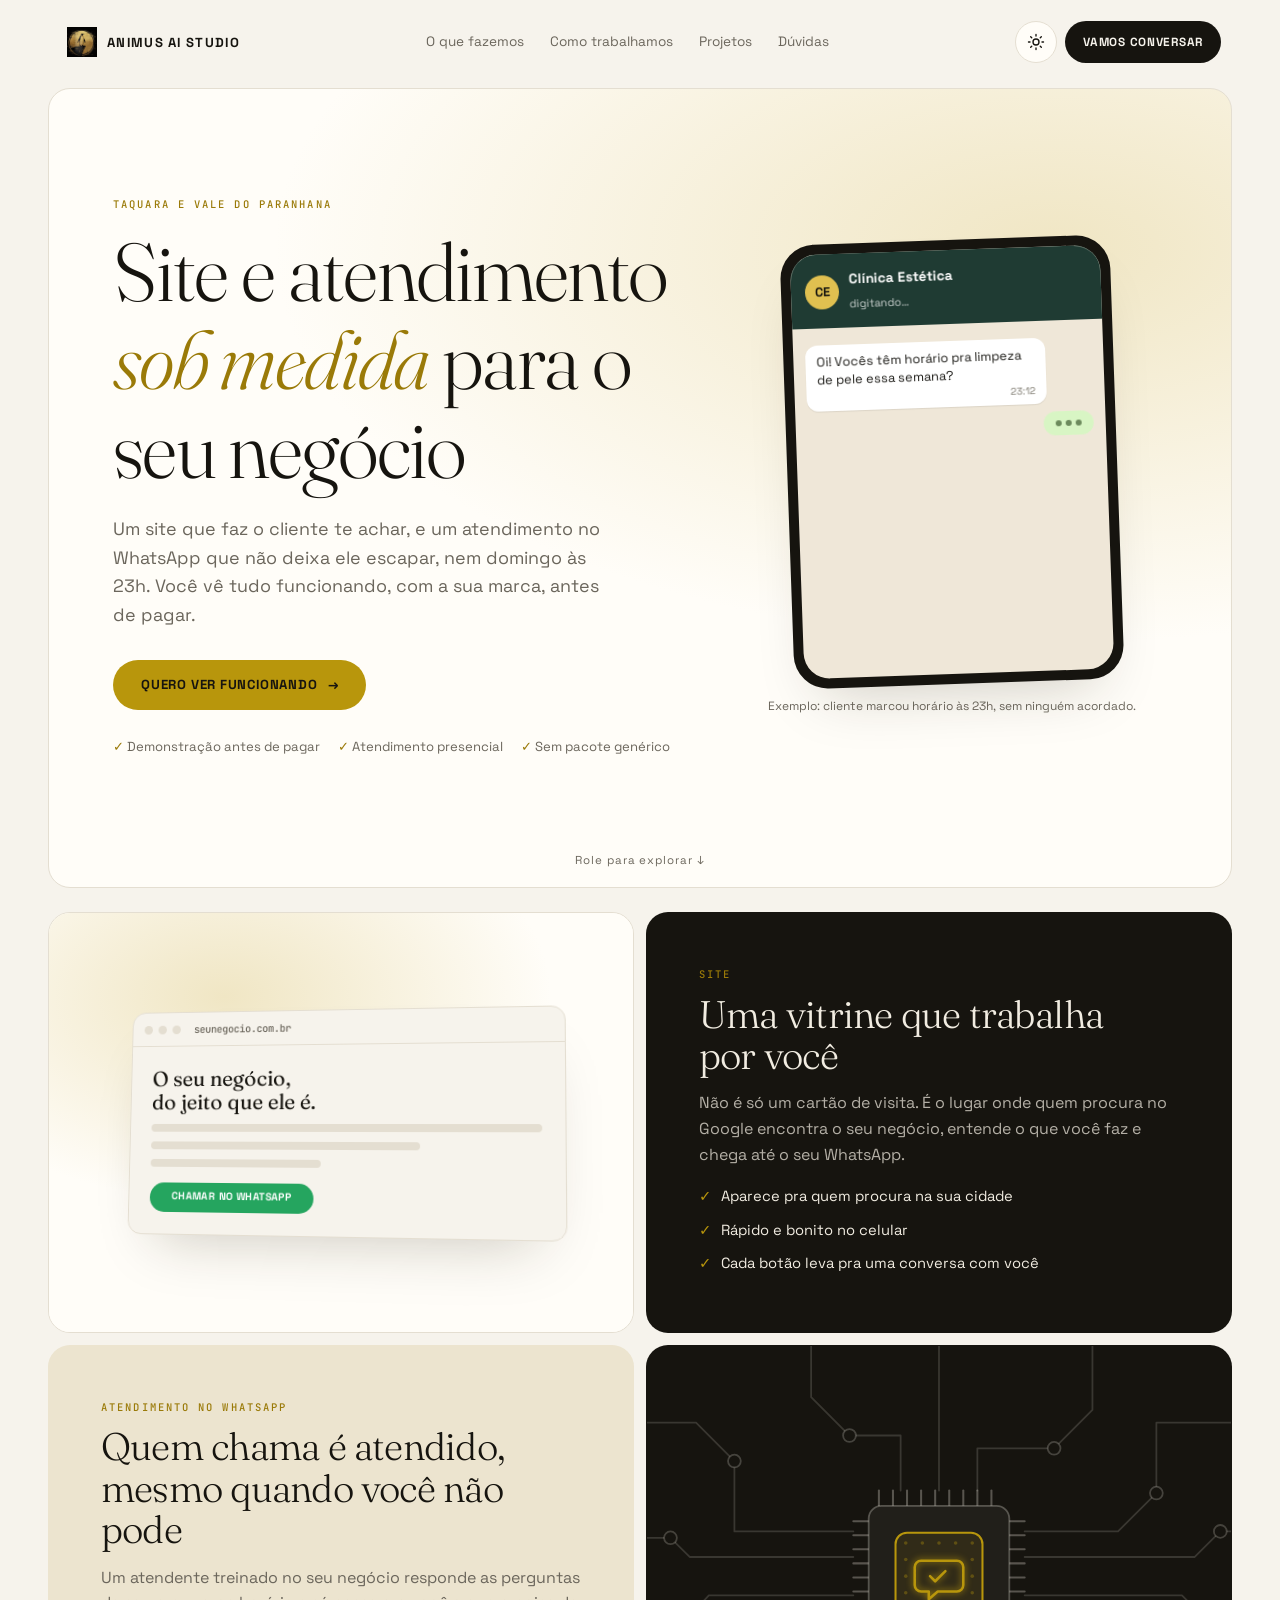
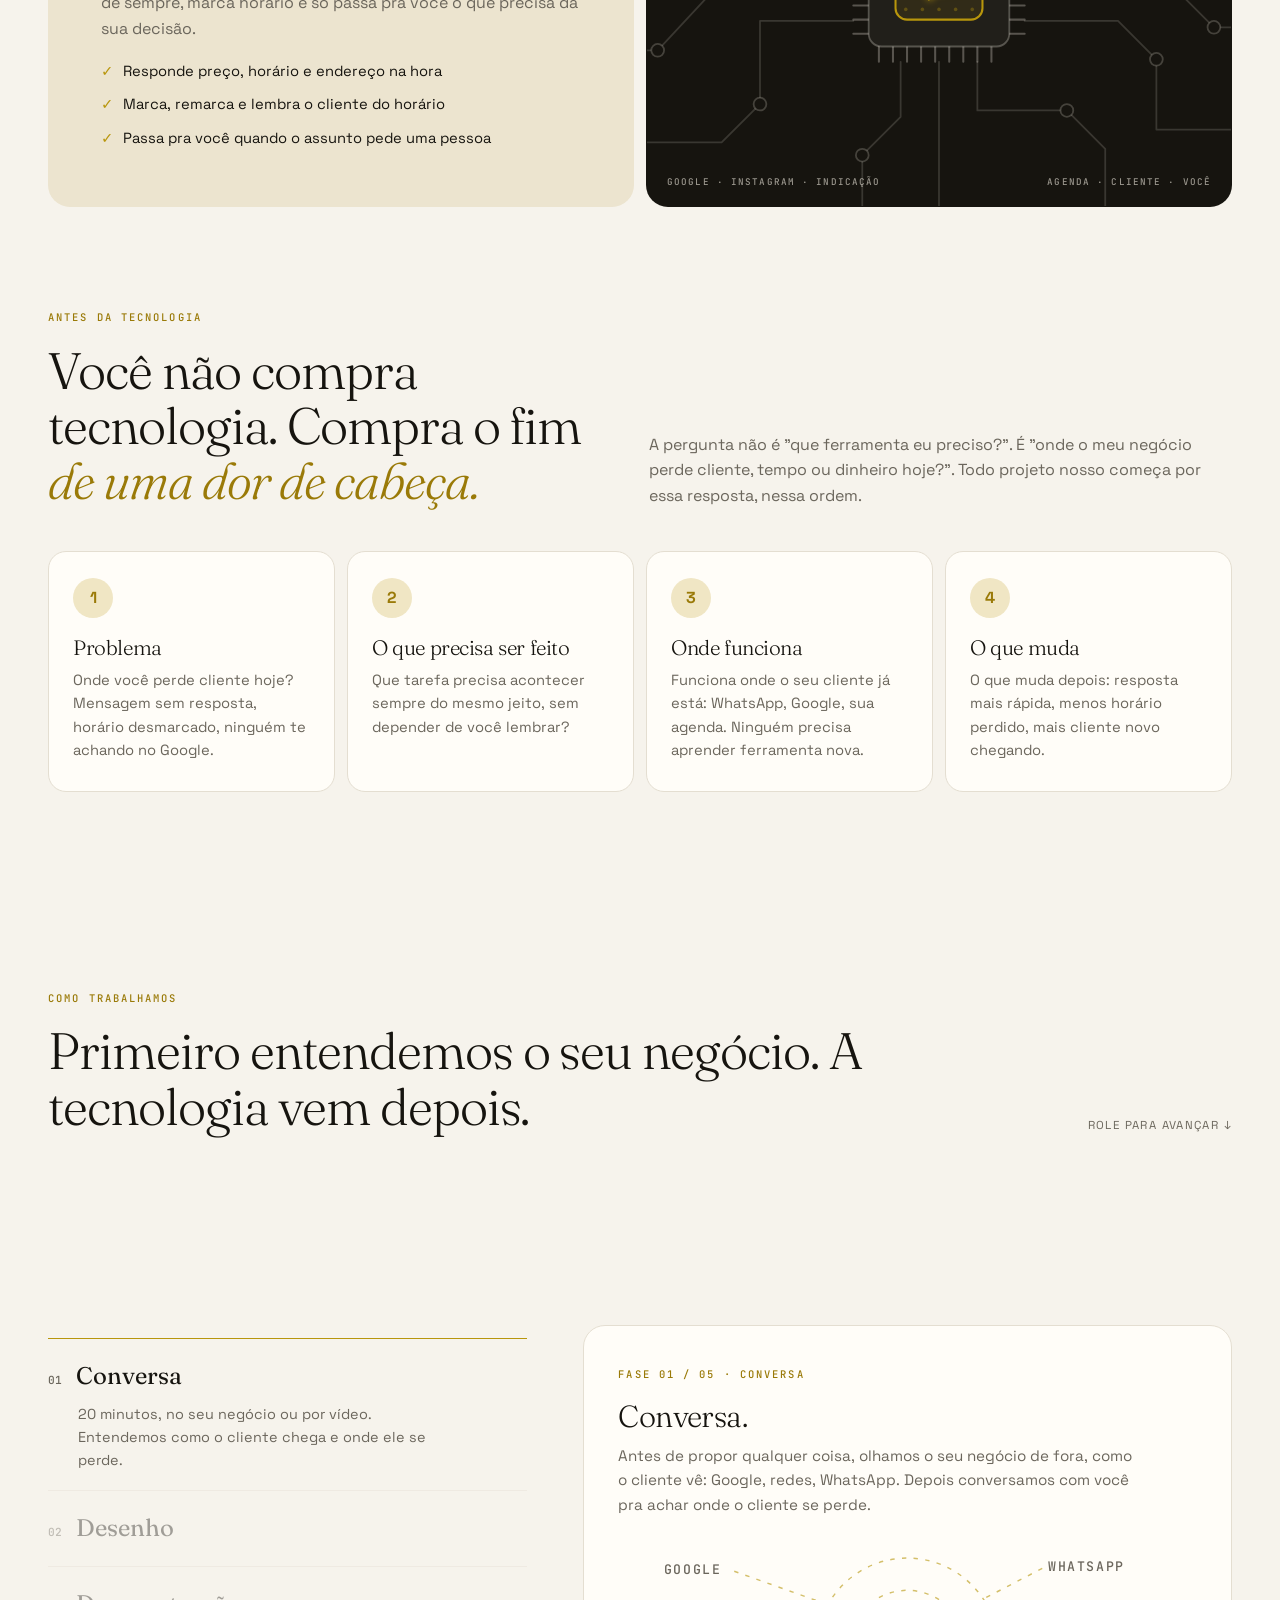
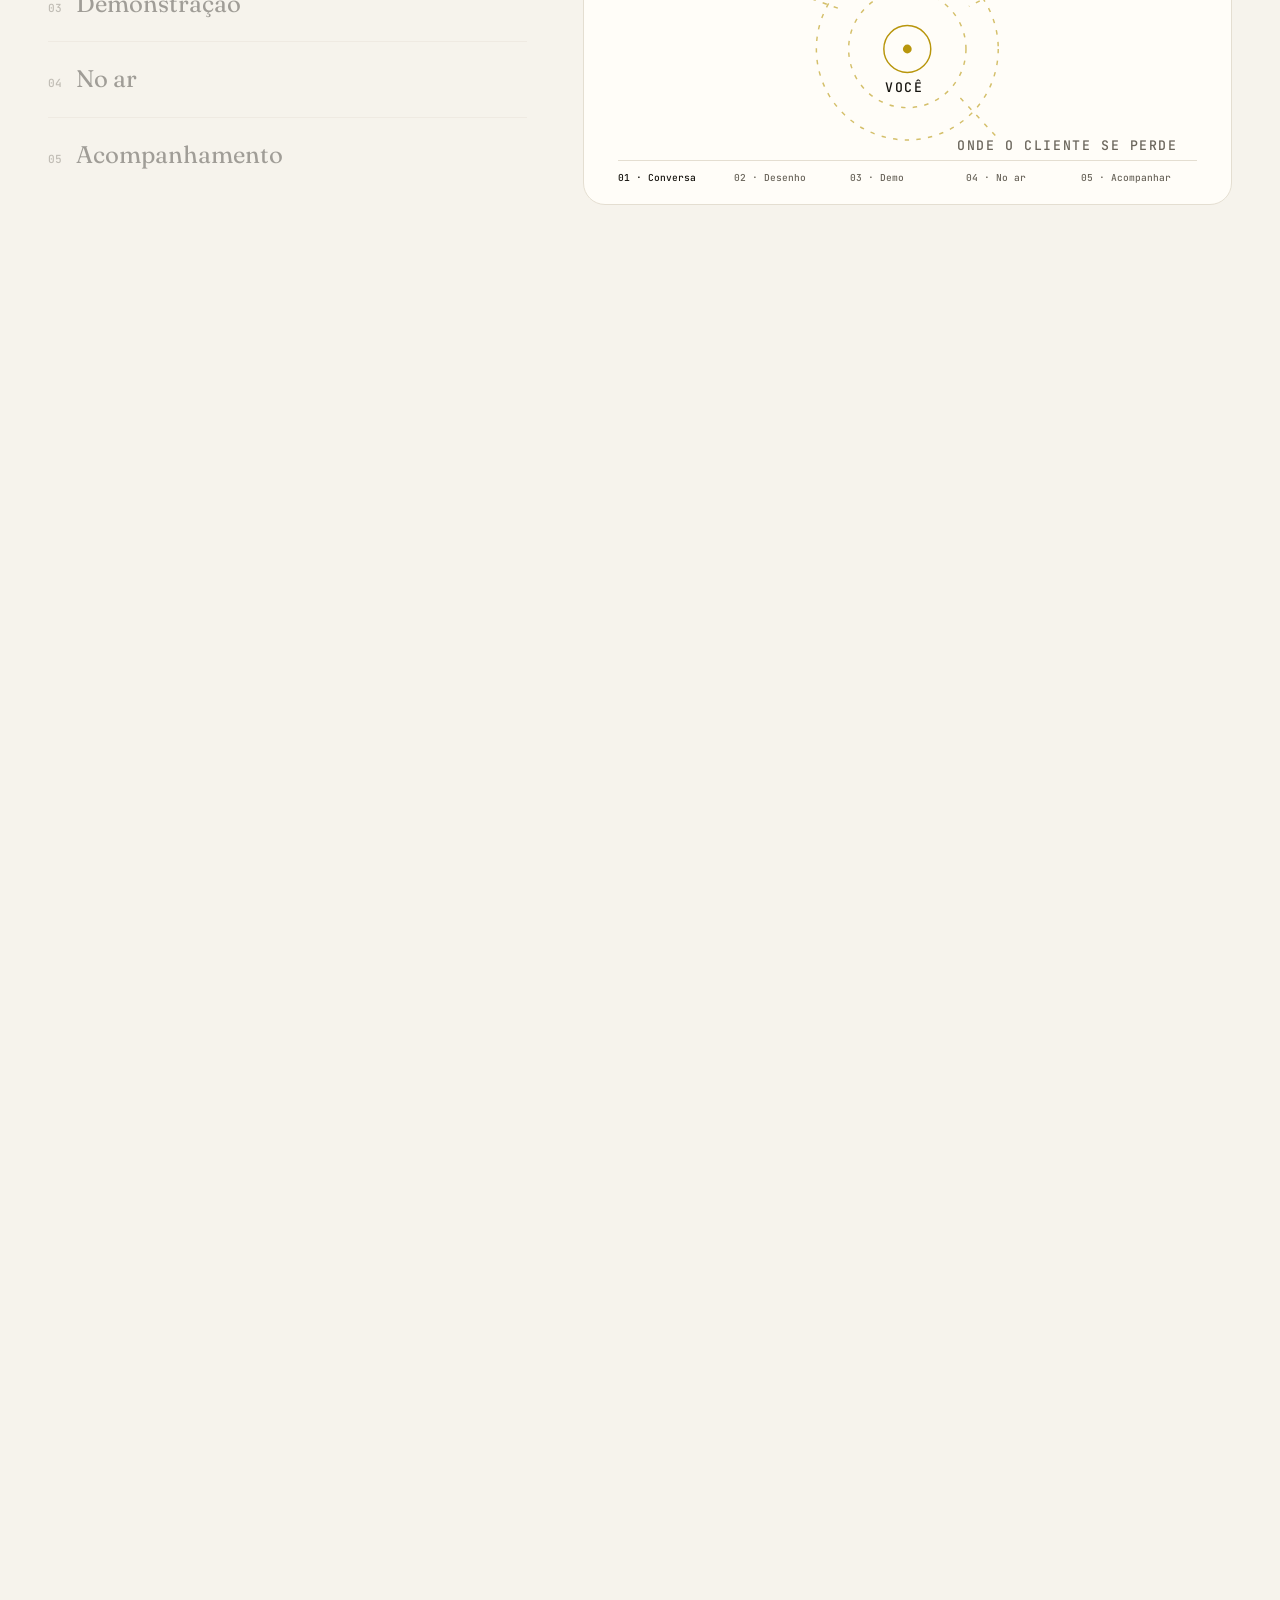
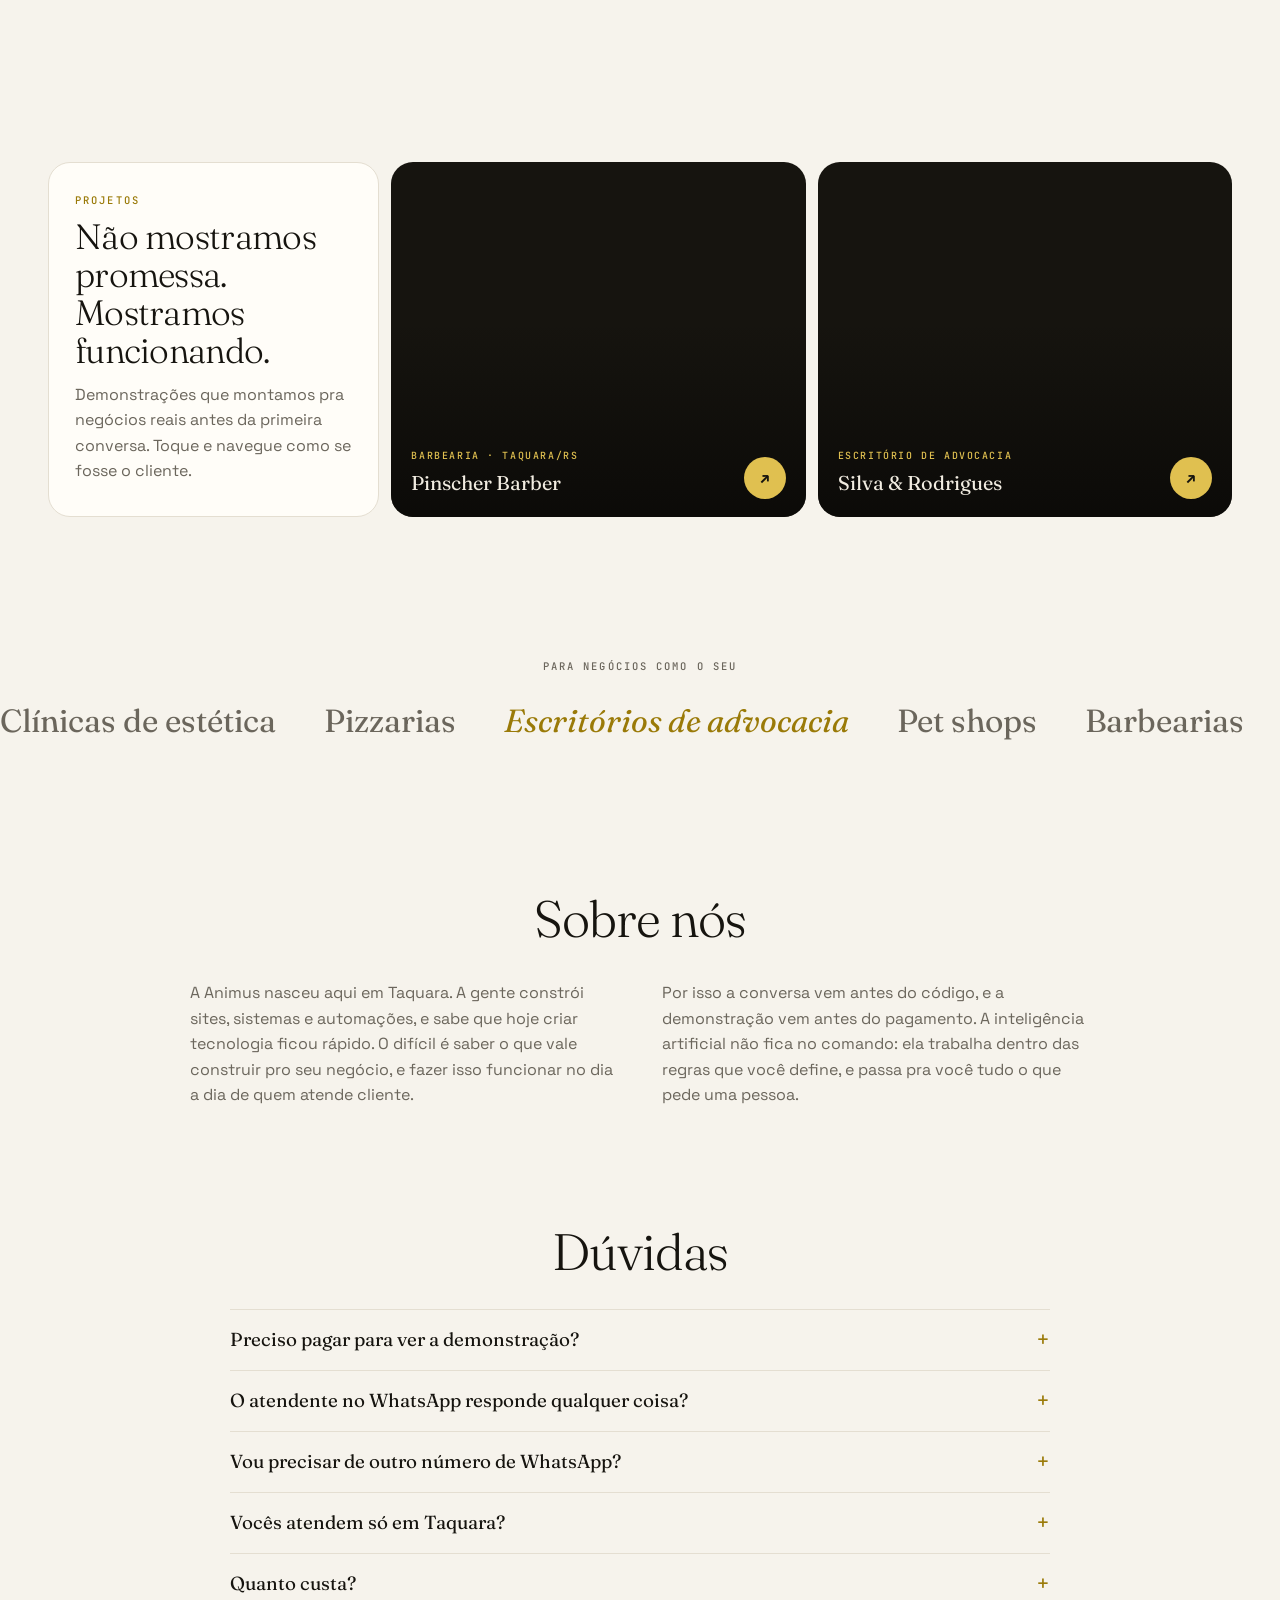
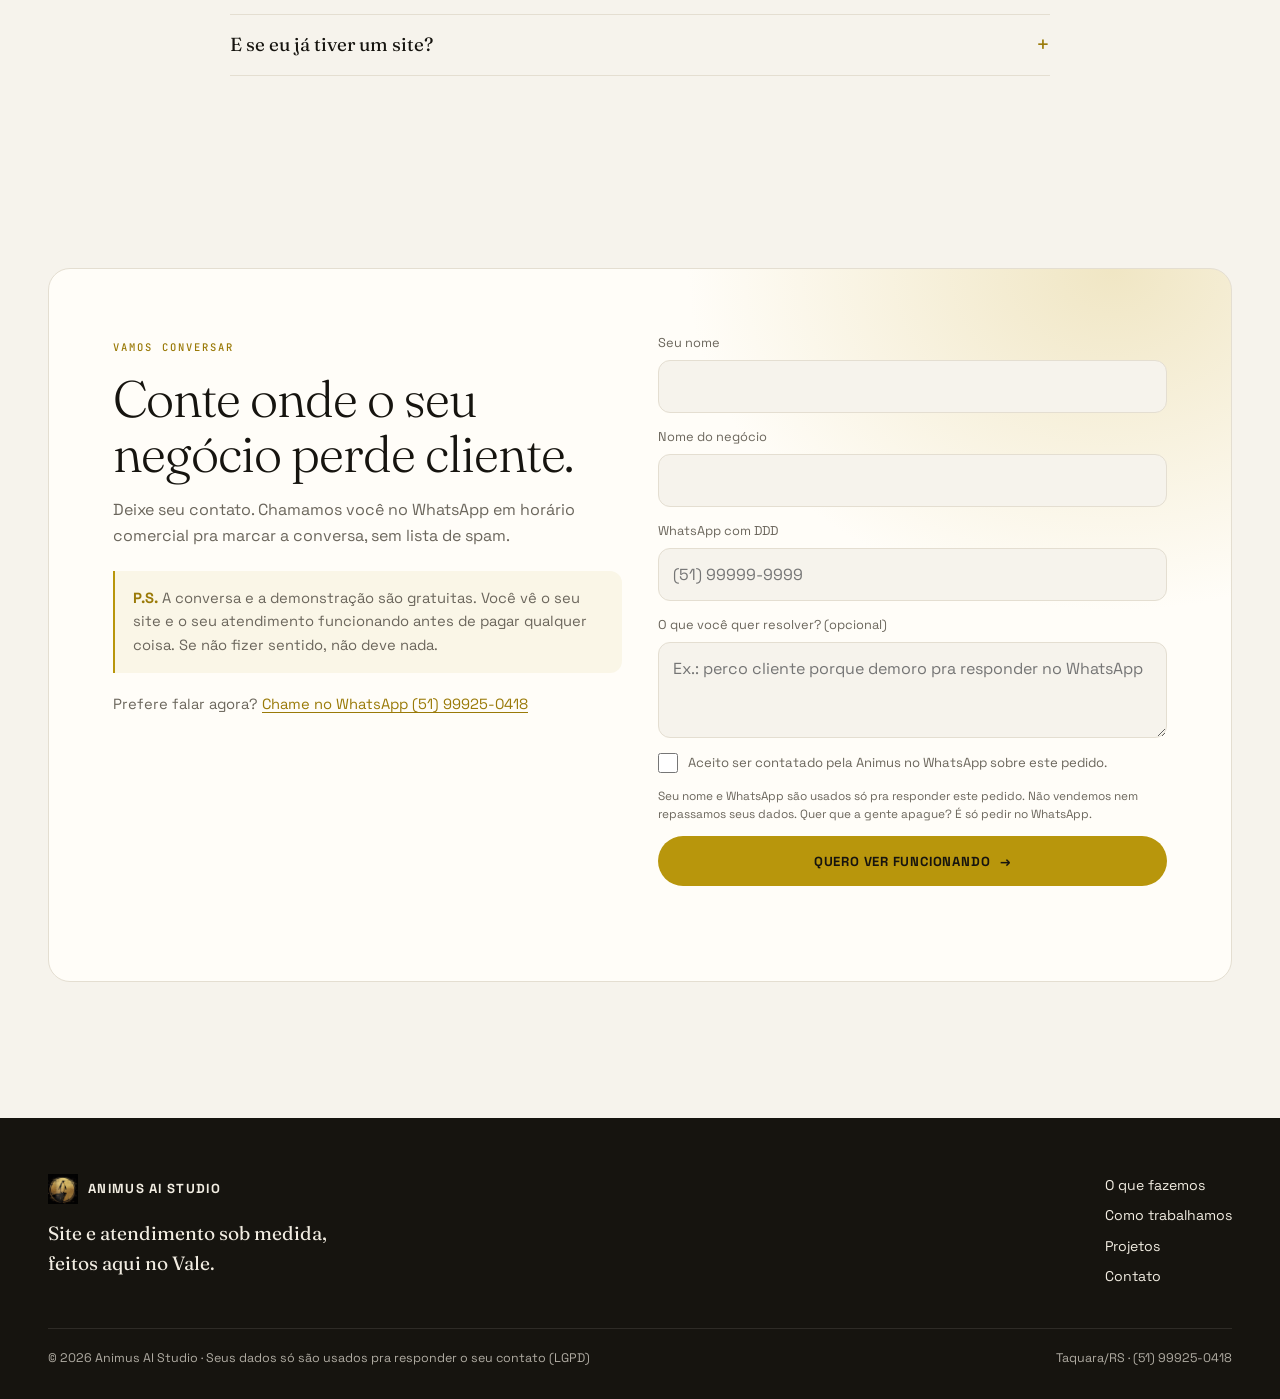
<file: preview-v3.html>
<!doctype html>
<html lang="pt-BR">
<head>
<meta charset="utf-8">
<meta name="viewport" content="width=device-width, initial-scale=1">
<title>Animus AI Studio — Sites e atendimento no WhatsApp sob medida</title>
<meta name="description" content="Site e atendimento no WhatsApp feitos sob medida para o seu negócio. Você vê a demonstração funcionando antes de pagar. Atendimento presencial em Taquara e no Vale do Paranhana.">
<meta name="geo.region" content="BR-RS">
<meta name="geo.placename" content="Taquara, Vale do Paranhana">
<meta name="robots" content="noindex">
<meta property="og:type" content="website">
<meta property="og:title" content="Animus AI Studio — Site e atendimento no WhatsApp sob medida">
<meta property="og:description" content="Você vê a demonstração funcionando antes de pagar. Atendimento presencial em Taquara e no Vale do Paranhana.">
<meta property="og:image" content="https://animusai.com.br/assets/og-animus.jpg">
<meta property="og:url" content="https://animusai.com.br/">
<meta name="twitter:card" content="summary_large_image">
<meta name="twitter:image" content="https://animusai.com.br/assets/og-animus.jpg">
<link rel="icon" href="assets/penguin_logo_icon.png">
<script type="application/ld+json">
{
  "@context": "https://schema.org",
  "@type": "ProfessionalService",
  "name": "Animus AI Studio",
  "url": "https://animusai.com.br/",
  "logo": "https://animusai.com.br/assets/penguin_logo_final.png",
  "image": "https://animusai.com.br/assets/og-animus.jpg",
  "description": "Site e atendimento no WhatsApp feitos sob medida para pequenos negócios. Demonstração funcionando antes de pagar.",
  "telephone": "+55-51-99925-0418",
  "address": { "@type": "PostalAddress", "addressLocality": "Taquara", "addressRegion": "RS", "addressCountry": "BR" },
  "areaServed": [{ "@type": "City", "name": "Taquara" }, { "@type": "City", "name": "Parobé" }, { "@type": "City", "name": "Igrejinha" }, { "@type": "City", "name": "Três Coroas" }, { "@type": "City", "name": "Rolante" }, { "@type": "City", "name": "Riozinho" }],
  "knowsLanguage": "pt-BR",
  "priceRange": "$$"
}
</script>
<link rel="preconnect" href="https://fonts.googleapis.com">
<link rel="preconnect" href="https://fonts.gstatic.com" crossorigin>
<link href="https://fonts.googleapis.com/css2?family=Fraunces:ital,opsz,wght@0,9..144,300;0,9..144,400;1,9..144,300;1,9..144,400&family=Space+Grotesk:wght@400;500;700&family=JetBrains+Mono:wght@500&display=swap" rel="stylesheet">
<script>
  // Tema antes do primeiro paint (evita piscar). Escolha salva > preferência do sistema.
  (function () {
    var t = null;
    try { t = localStorage.getItem("animus-tema"); } catch (e) {}
    if (t === "claro" || t === "escuro") document.documentElement.setAttribute("data-tema", t);
  })();
</script>
<style>
  :root {
    --fundo: #f6f3ec; --papel: #fffdf8; --tinta: #16140f; --suave: #6b665c; --linha: #e4ded1;
    --ouro: #9a7a08; --ouro-vivo: #b8960c; --ouro-fundo: #f0e6c4;
    --painel-escuro: #16140f; --painel-escuro-tx: #f1ece1; --painel-claro: #ece4cf;
    --sombra: 0 30px 60px -30px rgba(40, 32, 10, .25);
    --gutter: 16px; --max: 1240px; --raio: 22px;
  }
  @media (prefers-color-scheme: dark) {
    :root:not([data-tema="claro"]) {
      --fundo: #0b0a08; --papel: #141310; --tinta: #efe9dc; --suave: #9e978a; --linha: #2a2721;
      --ouro: #d4b23a; --ouro-vivo: #e0c050; --ouro-fundo: #2a2410;
      --painel-escuro: #1b1915; --painel-escuro-tx: #efe9dc; --painel-claro: #221f18;
      --sombra: 0 30px 60px -30px rgba(0, 0, 0, .8);
    }
  }
  :root[data-tema="escuro"] {
    --fundo: #0b0a08; --papel: #141310; --tinta: #efe9dc; --suave: #9e978a; --linha: #2a2721;
    --ouro: #d4b23a; --ouro-vivo: #e0c050; --ouro-fundo: #2a2410;
    --painel-escuro: #1b1915; --painel-escuro-tx: #efe9dc; --painel-claro: #221f18;
    --sombra: 0 30px 60px -30px rgba(0, 0, 0, .8);
  }
  @media (min-width: 720px) { :root { --gutter: 32px; } }
  @media (min-width: 1100px) { :root { --gutter: 48px; } }

  * { box-sizing: border-box; margin: 0; padding: 0; }
  html { scroll-behavior: smooth; }
  body { background: var(--fundo); color: var(--tinta); font: 400 1rem/1.6 "Space Grotesk", system-ui, sans-serif; -webkit-font-smoothing: antialiased; overflow-x: hidden; transition: background .4s, color .4s; }
  a { color: inherit; text-decoration: none; }
  img { display: block; max-width: 100%; }
  .wrap { width: 100%; max-width: calc(var(--max) + var(--gutter) * 2); margin: 0 auto; padding: 0 var(--gutter); }
  .rotulo { font: 500 10.5px/1 "JetBrains Mono", monospace; letter-spacing: .2em; text-transform: uppercase; color: var(--ouro); }
  h1, h2, h3 { font-family: "Fraunces", Georgia, serif; font-weight: 300; letter-spacing: -.02em; line-height: 1.08; }
  h2 { font-size: clamp(1.9rem, 4.4vw, 3.2rem); }
  h2 em { font-style: italic; color: var(--ouro); }
  h3 { font-size: clamp(1.3rem, 2.2vw, 1.7rem); line-height: 1.2; }
  p { color: var(--suave); }
  section { padding: 96px 0; }
  @media (max-width: 720px) { section { padding: 72px 0; } }

  /* botões */
  .btn { display: inline-flex; align-items: center; justify-content: center; gap: 10px; min-height: 50px; padding: 0 28px; border-radius: 100px; border: 0; cursor: pointer; font: 700 .82rem/1 "Space Grotesk", sans-serif; letter-spacing: .06em; text-transform: uppercase; transition: transform .3s, background .3s, color .3s, box-shadow .3s; }
  .btn-cheio { background: var(--tinta); color: var(--fundo); }
  .btn-cheio:hover { transform: translateY(-2px); box-shadow: var(--sombra); }
  .btn-ouro { background: var(--ouro-vivo); color: #16140f; }
  .btn-ouro:hover { transform: translateY(-2px); box-shadow: 0 16px 40px -14px rgba(184, 150, 12, .7); }
  .btn .seta { transition: transform .3s; }
  .btn:hover .seta { transform: translateX(4px); }

  /* nav */
  #nav { position: fixed; inset: 12px 0 auto; z-index: 50; pointer-events: none; }
  #nav .barra { pointer-events: auto; display: flex; align-items: center; justify-content: space-between; gap: 12px; height: 60px; padding: 0 10px 0 18px; border-radius: 100px; border: 1px solid transparent; transition: background .4s, border-color .4s; }
  #nav.rolou .barra { background: color-mix(in srgb, var(--papel) 82%, transparent); backdrop-filter: blur(14px); -webkit-backdrop-filter: blur(14px); border-color: var(--linha); }
  .marca { display: flex; align-items: center; gap: 10px; font-weight: 700; font-size: .82rem; letter-spacing: .1em; }
  .marca img { width: 30px; height: 30px; }
  .links { display: none; gap: 26px; font-size: .85rem; color: var(--suave); }
  .links a:hover { color: var(--tinta); }
  @media (min-width: 900px) { .links { display: flex; } }
  .acoes-nav { display: flex; align-items: center; gap: 8px; }
  .acoes-nav .btn { min-height: 42px; padding: 0 18px; font-size: .74rem; }
  .tema { width: 42px; height: 42px; border-radius: 50%; border: 1px solid var(--linha); background: var(--papel); color: var(--tinta); cursor: pointer; display: grid; place-items: center; transition: transform .4s; }
  .tema:hover { transform: rotate(25deg); }
  .tema svg { width: 18px; height: 18px; }
  .tema .lua { display: none; }
  :root[data-tema="escuro"] .tema .sol { display: none; }
  :root[data-tema="escuro"] .tema .lua { display: block; }
  @media (prefers-color-scheme: dark) {
    :root:not([data-tema="claro"]) .tema .sol { display: none; }
    :root:not([data-tema="claro"]) .tema .lua { display: block; }
  }
  @media (max-width: 480px) { .marca span { display: none; } .acoes-nav .btn { padding: 0 14px; } }

  /* hero */
  .hero { padding: 88px 0 12px; }
  .moldura { position: relative; border-radius: var(--raio); overflow: hidden; min-height: calc(100svh - 100px); display: grid; align-items: center; background: radial-gradient(120% 90% at 85% 20%, var(--ouro-fundo) 0%, transparent 55%), var(--papel); border: 1px solid var(--linha); }
  .hero .conteudo { position: relative; z-index: 2; display: grid; gap: 40px; padding: 48px 22px 72px; }
  @media (min-width: 980px) { .hero .conteudo { grid-template-columns: 1.15fr .85fr; align-items: center; padding: 64px 64px 84px; } }
  .hero h1 { font-size: clamp(2.5rem, 6.4vw, 5.4rem); margin: 18px 0 22px; }
  .hero h1 em { font-style: italic; color: var(--ouro); }
  .hero .lead { font-size: clamp(1rem, 1.5vw, 1.12rem); max-width: 46ch; margin-bottom: 30px; }
  .garantias { display: flex; flex-wrap: wrap; gap: 8px 18px; margin-top: 26px; font-size: .82rem; color: var(--suave); }
  .garantias span::before { content: "✓ "; color: var(--ouro); font-weight: 700; }
  .rolar { position: absolute; bottom: 18px; left: 50%; transform: translateX(-50%); z-index: 2; font-size: .72rem; color: var(--suave); letter-spacing: .08em; white-space: nowrap; }
  .rolar i { display: inline-block; animation: desce 1.8s ease-in-out infinite; font-style: normal; }
  @keyframes desce { 50% { transform: translateY(4px); } }

  /* chat animado no hero: mostra o produto em vez de descrever */
  .celular { margin: 0 auto; width: min(100%, 330px); border-radius: 34px; padding: 10px; background: var(--tinta); box-shadow: var(--sombra); transform: rotate(-2deg); animation: flutua 7s ease-in-out infinite; }
  @keyframes flutua { 50% { transform: rotate(-2deg) translateY(-10px); } }
  .tela { border-radius: 26px; overflow: hidden; background: #efe7d8; }
  .topo-chat { display: flex; align-items: center; gap: 10px; padding: 14px 14px 12px; background: #1f3b33; color: #fff; }
  .topo-chat .av { width: 34px; height: 34px; border-radius: 50%; background: #e0c050; display: grid; place-items: center; font-weight: 700; color: #16140f; font-size: .8rem; }
  .topo-chat b { display: block; font-size: .86rem; }
  .topo-chat small { font-size: .7rem; opacity: .75; }
  .conversa { height: 350px; padding: 14px 12px; display: flex; flex-direction: column; justify-content: flex-end; gap: 8px; overflow: hidden; }
  .msg { max-width: 84%; padding: 8px 11px 6px; border-radius: 12px; font-size: .8rem; line-height: 1.4; color: #1c1b17; background: #fff; box-shadow: 0 1px 1px rgba(0,0,0,.08); opacity: 0; transform: translateY(8px) scale(.98); transition: opacity .45s, transform .45s; }
  .msg.eu { align-self: flex-end; background: #d8f5c4; }
  .msg.on { opacity: 1; transform: none; }
  .msg time { display: block; text-align: right; font-size: .62rem; color: #7b776c; margin-top: 2px; }
  .digitando { align-self: flex-end; background: #d8f5c4; border-radius: 12px; padding: 9px 12px; display: none; gap: 4px; }
  .digitando.on { display: flex; }
  .digitando i { width: 6px; height: 6px; border-radius: 50%; background: #6c8a5c; animation: pulo 1s infinite; }
  .digitando i:nth-child(2) { animation-delay: .15s; } .digitando i:nth-child(3) { animation-delay: .3s; }
  @keyframes pulo { 50% { transform: translateY(-3px); opacity: .5; } }
  .legenda-chat { text-align: center; font-size: .75rem; margin-top: 14px; }

  /* bento */
  .bento { display: grid; gap: 12px; }
  @media (min-width: 900px) { .bento { grid-template-columns: 1fr 1fr; } }
  .painel { border-radius: var(--raio); padding: 40px 26px; min-height: 340px; display: flex; flex-direction: column; justify-content: center; position: relative; overflow: hidden; border: 1px solid var(--linha); background: var(--papel); }
  @media (min-width: 900px) { .painel { padding: 56px 52px; min-height: 380px; } }
  .painel h2 { font-size: clamp(1.7rem, 3vw, 2.4rem); margin: 14px 0; max-width: 18ch; }
  .painel.escuro { background: var(--painel-escuro); color: var(--painel-escuro-tx); border-color: transparent; }
  .painel.escuro p { color: color-mix(in srgb, var(--painel-escuro-tx) 72%, transparent); }
  .painel.claro { background: var(--painel-claro); border-color: transparent; }
  .checks { list-style: none; display: grid; gap: 10px; margin-top: 18px; font-size: .92rem; }
  .checks li { display: flex; gap: 10px; align-items: baseline; }
  .checks li::before { content: "✓"; color: var(--ouro-vivo); font-weight: 700; }
  .painel.vitrine { padding: 0; }
  .painel.vitrine .mini { position: absolute; inset: 0; display: grid; place-items: center; padding: 24px; background: radial-gradient(80% 70% at 30% 20%, var(--ouro-fundo), transparent 70%), var(--papel); }
  .navegador { width: min(100%, 440px); border-radius: 14px; overflow: hidden; border: 1px solid var(--linha); background: var(--fundo); box-shadow: var(--sombra); transform: perspective(900px) rotateY(-8deg) rotateX(4deg); transition: transform .8s; }
  .painel.vitrine:hover .navegador { transform: none; }
  .navegador .bar { display: flex; gap: 6px; align-items: center; padding: 10px 12px; border-bottom: 1px solid var(--linha); }
  .navegador .bar i { width: 9px; height: 9px; border-radius: 50%; background: var(--linha); }
  .navegador .bar span { margin-left: 8px; font: 500 .66rem "JetBrains Mono", monospace; color: var(--suave); }
  .navegador .corpo { padding: 22px; display: grid; gap: 10px; }
  .navegador .corpo .t { font-family: "Fraunces", serif; font-size: 1.35rem; line-height: 1.1; }
  .navegador .corpo .l { height: 8px; border-radius: 6px; background: var(--linha); }
  .navegador .corpo .l.c { width: 70%; } .navegador .corpo .l.d { width: 45%; }
  .navegador .corpo .b { margin-top: 6px; width: 170px; height: 30px; border-radius: 100px; background: #25a55f; color: #fff; font-size: .66rem; font-weight: 700; display: grid; place-items: center; letter-spacing: .04em; }
  /* chip: trilhas de circuito levam o pulso da entrada até o núcleo e saem do outro lado */
  .chip { position: absolute; inset: 0; width: 100%; height: 100%; }
  .chip path, .chip line { fill: none; stroke-linecap: round; stroke-linejoin: round; }
  .chip .base { stroke: color-mix(in srgb, var(--painel-escuro-tx) 16%, transparent); stroke-width: 1.4; }
  .chip .pulso { stroke: var(--ouro-vivo); stroke-width: 2.2; stroke-dasharray: 16 184; stroke-dashoffset: 16; animation: pulso 3.6s linear infinite; animation-delay: var(--d, 0s); filter: drop-shadow(0 0 4px var(--ouro-vivo)); }
  @keyframes pulso { 0% { stroke-dashoffset: 16; } 55%, 100% { stroke-dashoffset: -100; } }
  .chip .pad { fill: var(--painel-escuro); stroke: color-mix(in srgb, var(--painel-escuro-tx) 22%, transparent); stroke-width: 1.4; }
  .chip .pinos line { stroke: color-mix(in srgb, var(--painel-escuro-tx) 30%, transparent); stroke-width: 1.6; }
  .chip .corpo { fill: color-mix(in srgb, var(--painel-escuro-tx) 5%, var(--painel-escuro)); stroke: color-mix(in srgb, var(--painel-escuro-tx) 28%, transparent); stroke-width: 1.4; }
  .chip .nucleo { fill: color-mix(in srgb, var(--ouro-vivo) 10%, transparent); stroke: var(--ouro-vivo); stroke-width: 1.6; animation: brilho 3.6s ease-in-out infinite; }
  @keyframes brilho { 0%, 100% { fill: color-mix(in srgb, var(--ouro-vivo) 8%, transparent); filter: none; } 50% { fill: color-mix(in srgb, var(--ouro-vivo) 24%, transparent); filter: drop-shadow(0 0 10px var(--ouro-vivo)); } }
  .chip .grade circle { fill: color-mix(in srgb, var(--ouro-vivo) 35%, transparent); }
  .chip .icone { stroke: var(--ouro-vivo); stroke-width: 2; filter: drop-shadow(0 0 3px var(--ouro-vivo)); }
  .painel.fluxo .rotulos { position: absolute; inset: auto 20px 18px; display: flex; justify-content: space-between; gap: 10px; font: 500 .58rem "JetBrains Mono", monospace; letter-spacing: .12em; color: color-mix(in srgb, var(--painel-escuro-tx) 60%, transparent); }

  /* lógica do PDF: o problema antes da tecnologia */
  .gargalo .cab { display: grid; gap: 18px; margin-bottom: 42px; }
  @media (min-width: 900px) { .gargalo .cab { grid-template-columns: 1fr 1fr; align-items: end; } }
  .quatro { display: grid; gap: 12px; }
  @media (min-width: 720px) { .quatro { grid-template-columns: repeat(2, 1fr); } }
  @media (min-width: 1100px) { .quatro { grid-template-columns: repeat(4, 1fr); } }
  .q { border-radius: 18px; border: 1px solid var(--linha); background: var(--papel); padding: 26px 24px 28px; transition: transform .4s, border-color .4s; }
  .q:hover { transform: translateY(-4px); border-color: var(--ouro-vivo); }
  .q .n { width: 40px; height: 40px; border-radius: 50%; display: grid; place-items: center; background: var(--ouro-fundo); color: var(--ouro); font-weight: 700; margin-bottom: 18px; }
  .q h3 { font-size: 1.3rem; margin-bottom: 8px; }
  .q p { font-size: .92rem; }

  /* processo: rolagem fixa no desktop, lista no celular */
  .processo .cab { display: flex; justify-content: space-between; align-items: end; gap: 20px; margin-bottom: 36px; }
  .processo .dica { font-size: .72rem; letter-spacing: .12em; text-transform: uppercase; color: var(--suave); display: none; white-space: nowrap; }
  .fixo { display: grid; gap: 16px; }
  .fases { list-style: none; }
  .fase-item { border-top: 1px solid var(--linha); padding: 18px 0; }
  .fase-item .t { display: flex; gap: 14px; align-items: baseline; font-family: "Fraunces", serif; font-size: 1.5rem; }
  .fase-item .t small { font: 500 .7rem "JetBrains Mono", monospace; color: var(--suave); }
  .fase-item p { font-size: .9rem; margin: 8px 0 0 30px; max-width: 42ch; }
  .fase-item .mapa-m { display: block; width: 100%; height: 140px; margin-top: 14px; }
  .quadro { display: none; }
  @media (min-width: 980px) {
    .processo .dica { display: block; }
    .fixo-trilho { height: 400vh; }
    .fixo { position: sticky; top: 88px; grid-template-columns: .85fr 1.15fr; gap: 56px; align-items: center; height: calc(100vh - 110px); }
    .fase-item { cursor: pointer; opacity: .38; transition: opacity .4s, border-color .4s; }
    .fase-item.ativa { opacity: 1; border-top-color: var(--ouro-vivo); }
    .fase-item p { display: none; }
    .fase-item.ativa p { display: block; }
    .fase-item .mapa-m { display: none; }
    .quadro { display: block; border-radius: var(--raio); border: 1px solid var(--linha); background: var(--papel); min-height: 480px; position: relative; }
    .quadro .cena { position: absolute; inset: 34px 34px 60px; opacity: 0; transform: translateY(14px); transition: opacity .5s, transform .5s; }
    .quadro .cena.ativa { opacity: 1; transform: none; }
    .quadro h3 { font-size: 1.9rem; margin: 12px 0 10px; }
    .quadro .cena > p { font-size: .95rem; max-width: 52ch; }
    .quadro svg { width: 100%; height: 220px; margin-top: 22px; }
    .progresso { position: absolute; left: 34px; right: 34px; bottom: 20px; display: grid; grid-template-columns: repeat(5, 1fr); font: 500 .6rem "JetBrains Mono", monospace; color: var(--suave); border-top: 1px solid var(--linha); }
    .progresso span { padding-top: 10px; }
    .progresso span.ativa { color: var(--tinta); }
    .progresso .enche { position: absolute; left: 0; top: -1px; height: 2px; width: 0; background: var(--ouro-vivo); }
  }
  .mapa { stroke: var(--ouro-vivo); fill: none; }
  .mapa text { fill: var(--suave); stroke: none; font: 500 9px "JetBrains Mono", monospace; letter-spacing: .12em; }
  .mapa .forte { fill: var(--tinta); }
  .mapa .pontilhado { stroke-dasharray: 3 5; opacity: .6; }
  .mapa .cheio { fill: var(--ouro-vivo); stroke: none; }

  /* projetos */
  .projetos-grade { display: grid; gap: 12px; }
  @media (min-width: 900px) { .projetos-grade { grid-template-columns: .8fr 1fr 1fr; } }
  .projetos-intro { border-radius: var(--raio); border: 1px solid var(--linha); background: var(--papel); padding: 32px 26px; display: flex; flex-direction: column; justify-content: center; }
  .projetos-intro h2 { font-size: clamp(1.7rem, 2.8vw, 2.2rem); margin: 12px 0; }
  .demo { border-radius: var(--raio); overflow: hidden; background: var(--painel-escuro); position: relative; display: block; min-height: 300px; }
  .demo iframe { position: absolute; top: 0; left: 0; width: 250%; height: 250%; border: 0; transform: scale(.4); transform-origin: 0 0; pointer-events: none; }
  .demo::after { content: ""; position: absolute; inset: 0; background: linear-gradient(transparent 45%, rgba(10, 9, 7, .88)); }
  .demo .info { position: absolute; inset: auto 20px 18px; z-index: 2; color: #f1ece1; display: flex; justify-content: space-between; align-items: end; gap: 10px; }
  .demo .info small { font: 500 .62rem "JetBrains Mono", monospace; letter-spacing: .16em; text-transform: uppercase; color: #e0c050; }
  .demo .info b { display: block; font-family: "Fraunces", serif; font-weight: 400; font-size: 1.25rem; }
  .demo .play { width: 42px; height: 42px; border-radius: 50%; background: #e0c050; color: #16140f; display: grid; place-items: center; font-weight: 700; flex: none; transition: transform .3s; }
  .demo:hover .play { transform: scale(1.1); }

  /* faixa de segmentos (não são logos de clientes: ainda não há case pra exibir) */
  .faixa { padding: 48px 0; overflow: hidden; }
  .faixa .rotulo { text-align: center; display: block; color: var(--suave); margin-bottom: 24px; }
  .trilho { display: flex; gap: 48px; width: max-content; animation: desliza 38s linear infinite; }
  .faixa:hover .trilho { animation-play-state: paused; }
  .trilho span { font-family: "Fraunces", serif; font-size: clamp(1.3rem, 2.6vw, 2rem); color: var(--suave); white-space: nowrap; }
  .trilho span:nth-child(3n) { font-style: italic; color: var(--ouro); }
  @keyframes desliza { to { transform: translateX(-50%); } }

  /* sobre */
  .sobre h2 { text-align: center; margin-bottom: 34px; }
  .sobre .cols { display: grid; gap: 22px; max-width: 900px; margin: 0 auto; }
  @media (min-width: 800px) { .sobre .cols { grid-template-columns: 1fr 1fr; gap: 44px; } }

  /* faq */
  .faq { max-width: 820px; margin: 30px auto 0; }
  .faq details { border-top: 1px solid var(--linha); }
  .faq details:last-child { border-bottom: 1px solid var(--linha); }
  .faq summary { list-style: none; cursor: pointer; min-height: 60px; padding: 12px 0; display: flex; justify-content: space-between; align-items: center; gap: 14px; font-family: "Fraunces", serif; font-size: 1.18rem; }
  .faq summary::-webkit-details-marker { display: none; }
  .faq summary::after { content: "+"; font-family: "Space Grotesk"; color: var(--ouro); font-size: 1.4rem; transition: transform .3s; flex: none; }
  .faq details[open] summary::after { transform: rotate(45deg); }
  .faq details p { padding: 0 0 20px; max-width: 64ch; }

  /* contato */
  .cartao { border-radius: var(--raio); background: radial-gradient(60% 80% at 90% 0%, var(--ouro-fundo), transparent 60%), var(--papel); border: 1px solid var(--linha); padding: 40px 20px; display: grid; gap: 36px; }
  @media (min-width: 980px) { .cartao { grid-template-columns: 1fr 1fr; padding: 64px; } }
  .contato h2 { margin: 12px 0 16px; }
  .contato .alt { margin-top: 20px; font-size: .92rem; }
  .contato .alt a { color: var(--ouro); text-decoration: underline; text-underline-offset: 3px; }
  form { display: grid; gap: 14px; }
  label { display: grid; gap: 6px; font-size: .8rem; color: var(--suave); }
  input, textarea { font: inherit; font-size: 1rem; color: var(--tinta); background: var(--fundo); border: 1px solid var(--linha); border-radius: 12px; padding: 13px 14px; min-height: 50px; outline: none; transition: border-color .3s, box-shadow .3s; width: 100%; }
  textarea { min-height: 96px; resize: vertical; }
  input:focus, textarea:focus { border-color: var(--ouro-vivo); box-shadow: 0 0 0 4px color-mix(in srgb, var(--ouro-vivo) 18%, transparent); }
  .aceite { display: flex; gap: 10px; align-items: flex-start; font-size: .82rem; }
  .aceite input { min-height: 0; width: 20px; height: 20px; margin-top: 1px; accent-color: var(--ouro-vivo); flex: none; }
  .armadilha { position: absolute; left: -9999px; }
  .retorno { font-size: .85rem; min-height: 1.2em; }
  .privacidade { font-size: .74rem; line-height: 1.5; }
  .contato .ps { margin-top: 22px; padding: 16px 18px; border-left: 2px solid var(--ouro-vivo); background: color-mix(in srgb, var(--ouro-vivo) 7%, transparent); border-radius: 0 12px 12px 0; font-size: .92rem; }
  .contato .ps strong { color: var(--ouro); }
  .retorno.erro { color: #c0392b; }
  .sucesso { text-align: center; padding: 30px 0; }
  .sucesso .selo { width: 56px; height: 56px; border-radius: 50%; margin: 0 auto 14px; display: grid; place-items: center; background: var(--ouro-vivo); color: #16140f; font-size: 1.4rem; font-weight: 700; }
  .sucesso h3 { margin-bottom: 8px; }

  footer { background: var(--painel-escuro); color: var(--painel-escuro-tx); padding: 56px 0 30px; margin-top: 40px; }
  footer .topo { display: grid; gap: 28px; }
  @media (min-width: 800px) { footer .topo { grid-template-columns: 1fr auto; } }
  footer .frase { font-family: "Fraunces", serif; font-size: 1.2rem; margin-top: 14px; max-width: 26ch; color: var(--painel-escuro-tx); }
  footer .menu { display: grid; gap: 8px; font-size: .88rem; }
  footer .base { display: flex; flex-wrap: wrap; justify-content: space-between; gap: 10px; border-top: 1px solid color-mix(in srgb, var(--painel-escuro-tx) 16%, transparent); margin-top: 40px; padding-top: 20px; font-size: .78rem; opacity: .7; }

  /* revelar ao rolar */
  .rev { opacity: 0; transform: translateY(26px); transition: opacity .9s cubic-bezier(.2, .7, .2, 1), transform .9s cubic-bezier(.2, .7, .2, 1); }
  .rev.on { opacity: 1; transform: none; }
  .d1 { transition-delay: .1s; } .d2 { transition-delay: .2s; } .d3 { transition-delay: .3s; }
  .palavra { display: inline-block; opacity: 0; transform: translateY(.4em); transition: opacity .8s, transform .8s cubic-bezier(.2, .7, .2, 1); }
  .on .palavra { opacity: 1; transform: none; }

  @media (prefers-reduced-motion: reduce) {
    *, *::before, *::after { animation: none !important; transition: none !important; }
    .rev, .palavra, .msg { opacity: 1; transform: none; }
    html { scroll-behavior: auto; }
  }
</style>
</head>
<body>

<div id="nav">
  <div class="wrap">
    <div class="barra">
      <a class="marca" href="#topo"><img src="assets/penguin_logo_icon.png" alt="" width="30" height="30"><span>ANIMUS AI STUDIO</span></a>
      <nav class="links" aria-label="Principal"><a href="#solucao">O que fazemos</a><a href="#processo">Como trabalhamos</a><a href="#projetos">Projetos</a><a href="#duvidas">Dúvidas</a></nav>
      <div class="acoes-nav">
        <button class="tema" id="tema" type="button" aria-label="Trocar tema claro/escuro">
          <svg class="sol" viewBox="0 0 24 24" fill="none" stroke="currentColor" stroke-width="1.8" stroke-linecap="round"><circle cx="12" cy="12" r="4"/><path d="M12 2v2M12 20v2M4.9 4.9l1.4 1.4M17.7 17.7l1.4 1.4M2 12h2M20 12h2M4.9 19.1l1.4-1.4M17.7 6.3l1.4-1.4"/></svg>
          <svg class="lua" viewBox="0 0 24 24" fill="none" stroke="currentColor" stroke-width="1.8" stroke-linecap="round"><path d="M21 12.8A9 9 0 1 1 11.2 3a7 7 0 0 0 9.8 9.8z"/></svg>
        </button>
        <a class="btn btn-cheio" href="#contato">Vamos conversar</a>
      </div>
    </div>
  </div>
</div>

<header class="hero" id="topo">
  <div class="wrap">
    <div class="moldura">
      <div class="conteudo">
        <div>
          <p class="rotulo rev">Taquara e Vale do Paranhana</p>
          <h1 class="rev d1" id="titulo">Site e atendimento <em>sob medida</em> para o seu negócio</h1>
          <p class="lead rev d2">Um site que faz o cliente te achar, e um atendimento no WhatsApp que não deixa ele escapar, nem domingo às 23h. Você vê tudo funcionando, com a sua marca, antes de pagar.</p>
          <a class="btn btn-ouro rev d3" href="#contato">Quero ver funcionando <span class="seta">→</span></a>
          <div class="garantias rev d3"><span>Demonstração antes de pagar</span><span>Atendimento presencial</span><span>Sem pacote genérico</span></div>
        </div>
        <div class="rev d2">
          <div class="celular" role="img" aria-label="Exemplo de atendimento automático no WhatsApp de uma clínica de estética">
            <div class="tela">
              <div class="topo-chat"><div class="av">CE</div><div><b>Clínica Estética</b><small id="status-chat">online</small></div></div>
              <div class="conversa" id="conversa">
                <div class="msg">Oi! Vocês têm horário pra limpeza de pele essa semana?<time>23:12</time></div>
                <div class="msg eu">Oi! Temos sim 😊 Quinta às 14h ou sexta às 10h. Qual fica melhor?<time>23:12</time></div>
                <div class="msg">Sexta às 10h!<time>23:13</time></div>
                <div class="msg eu">Pronto, sexta às 10h tá marcada ✅ Te mando um lembrete no dia anterior.<time>23:13</time></div>
                <div class="digitando" id="digitando"><i></i><i></i><i></i></div>
              </div>
            </div>
          </div>
          <p class="legenda-chat">Exemplo: cliente marcou horário às 23h, sem ninguém acordado.</p>
        </div>
      </div>
      <span class="rolar">Role para explorar <i>↓</i></span>
    </div>
  </div>
</header>

<main>
  <section class="wrap bento" id="solucao" style="padding-top:12px">
    <div class="painel vitrine rev" aria-hidden="true">
      <div class="mini">
        <div class="navegador">
          <div class="bar"><i></i><i></i><i></i><span>seunegocio.com.br</span></div>
          <div class="corpo"><div class="t">O seu negócio,<br>do jeito que ele é.</div><div class="l"></div><div class="l c"></div><div class="l d"></div><div class="b">CHAMAR NO WHATSAPP</div></div>
        </div>
      </div>
    </div>
    <div class="painel escuro rev d1">
      <span class="rotulo">Site</span>
      <h2>Uma vitrine que trabalha por você</h2>
      <p>Não é só um cartão de visita. É o lugar onde quem procura no Google encontra o seu negócio, entende o que você faz e chega até o seu WhatsApp.</p>
      <ul class="checks"><li>Aparece pra quem procura na sua cidade</li><li>Rápido e bonito no celular</li><li>Cada botão leva pra uma conversa com você</li></ul>
    </div>
    <div class="painel claro rev">
      <span class="rotulo">Atendimento no WhatsApp</span>
      <h2>Quem chama é atendido, mesmo quando você não pode</h2>
      <p>Um atendente treinado no seu negócio responde as perguntas de sempre, marca horário e só passa pra você o que precisa da sua decisão.</p>
      <ul class="checks"><li>Responde preço, horário e endereço na hora</li><li>Marca, remarca e lembra o cliente do horário</li><li>Passa pra você quando o assunto pede uma pessoa</li></ul>
    </div>
    <div class="painel escuro fluxo rev d1" aria-hidden="true">
      <svg class="chip" id="chip" viewBox="0 0 600 360" preserveAspectRatio="xMidYMid slice">
        <g class="trilhas"></g>
        <g class="pinos"></g>
        <rect class="corpo" x="245" y="125" width="110" height="110" rx="10"/>
        <rect class="nucleo" x="266" y="146" width="68" height="68" rx="9"/>
        <g class="grade"></g>
        <path class="icone" d="M286,168 h28 a5,5 0 0 1 5,5 v14 a5,5 0 0 1 -5,5 h-15 l-7,6 v-6 h-6 a5,5 0 0 1 -5,-5 v-14 a5,5 0 0 1 5,-5 z M293,180 l4,4 l8,-8"/>
      </svg>
      <div class="rotulos"><span>GOOGLE · INSTAGRAM · INDICAÇÃO</span><span>AGENDA · CLIENTE · VOCÊ</span></div>
    </div>
  </section>

  <section class="gargalo">
    <div class="wrap">
      <div class="cab">
        <div class="rev"><span class="rotulo">Antes da tecnologia</span><h2 style="margin-top:14px">Você não compra tecnologia. Compra o fim <em>de uma dor de cabeça.</em></h2></div>
        <p class="rev d1">A pergunta não é "que ferramenta eu preciso?". É "onde o meu negócio perde cliente, tempo ou dinheiro hoje?". Todo projeto nosso começa por essa resposta, nessa ordem.</p>
      </div>
      <div class="quatro">
        <div class="q rev"><div class="n">1</div><h3>Problema</h3><p>Onde você perde cliente hoje? Mensagem sem resposta, horário desmarcado, ninguém te achando no Google.</p></div>
        <div class="q rev d1"><div class="n">2</div><h3>O que precisa ser feito</h3><p>Que tarefa precisa acontecer sempre do mesmo jeito, sem depender de você lembrar?</p></div>
        <div class="q rev d2"><div class="n">3</div><h3>Onde funciona</h3><p>Funciona onde o seu cliente já está: WhatsApp, Google, sua agenda. Ninguém precisa aprender ferramenta nova.</p></div>
        <div class="q rev d3"><div class="n">4</div><h3>O que muda</h3><p>O que muda depois: resposta mais rápida, menos horário perdido, mais cliente novo chegando.</p></div>
      </div>
    </div>
  </section>

  <section class="processo" id="processo">
    <div class="wrap">
      <div class="cab rev"><div><span class="rotulo">Como trabalhamos</span><h2 style="margin-top:14px">Primeiro entendemos o seu negócio. A tecnologia vem depois.</h2></div><span class="dica">Role para avançar ↓</span></div>
    </div>
    <div class="fixo-trilho" id="trilho">
      <div class="wrap fixo">
        <ol class="fases">
          <li class="fase-item ativa"><div class="t"><small>01</small>Conversa</div><p>20 minutos, no seu negócio ou por vídeo. Entendemos como o cliente chega e onde ele se perde.</p><svg class="mapa mapa-m" viewBox="0 0 360 150" data-cena="0" aria-hidden="true"></svg></li>
          <li class="fase-item"><div class="t"><small>02</small>Desenho</div><p>Definimos o que o site mostra e o que o atendente faz e não faz, com as regras do seu negócio.</p><svg class="mapa mapa-m" viewBox="0 0 360 150" data-cena="1" aria-hidden="true"></svg></li>
          <li class="fase-item"><div class="t"><small>03</small>Demonstração</div><p>Você vê funcionando, com o seu nome e os seus serviços. Ainda sem pagar nada.</p><svg class="mapa mapa-m" viewBox="0 0 360 150" data-cena="2" aria-hidden="true"></svg></li>
          <li class="fase-item"><div class="t"><small>04</small>No ar</div><p>Ligamos ao que você já usa: seu WhatsApp, sua agenda, seu endereço na internet. Nada de trocar de ferramenta.</p><svg class="mapa mapa-m" viewBox="0 0 360 150" data-cena="3" aria-hidden="true"></svg></li>
          <li class="fase-item"><div class="t"><small>05</small>Acompanhamento</div><p>Olhamos as conversas reais e ajustamos. O que importa é cliente atendido, não tela bonita.</p><svg class="mapa mapa-m" viewBox="0 0 360 150" data-cena="4" aria-hidden="true"></svg></li>
        </ol>
        <div class="quadro" aria-hidden="true">
          <div class="cena ativa"><span class="rotulo">Fase 01 / 05 · Conversa</span><h3>Conversa.</h3><p>Antes de propor qualquer coisa, olhamos o seu negócio de fora, como o cliente vê: Google, redes, WhatsApp. Depois conversamos com você pra achar onde o cliente se perde.</p><svg class="mapa" viewBox="0 0 360 150" data-cena="0"></svg></div>
          <div class="cena"><span class="rotulo">Fase 02 / 05 · Desenho</span><h3>Desenho.</h3><p>O que o site precisa mostrar, o que o atendente responde sozinho e em que momento a conversa passa pra você. Tudo combinado antes de construir.</p><svg class="mapa" viewBox="0 0 360 150" data-cena="1"></svg></div>
          <div class="cena"><span class="rotulo">Fase 03 / 05 · Demonstração</span><h3>Demonstração.</h3><p>Montamos uma versão funcionando, com a sua marca, e te mostramos rodando. Se não fizer sentido, você não deve nada.</p><svg class="mapa" viewBox="0 0 360 150" data-cena="2"></svg></div>
          <div class="cena"><span class="rotulo">Fase 04 / 05 · No ar</span><h3>No ar.</h3><p>Site publicado no seu endereço e atendente ligado no seu WhatsApp e na sua agenda. Sua rotina continua a mesma, só que com menos cliente escapando.</p><svg class="mapa" viewBox="0 0 360 150" data-cena="3"></svg></div>
          <div class="cena"><span class="rotulo">Fase 05 / 05 · Acompanhamento</span><h3>Acompanhamento.</h3><p>Entregar é o meio. Acompanhamos as primeiras semanas, lemos as conversas de verdade e ajustamos as respostas ao jeito do seu cliente.</p><svg class="mapa" viewBox="0 0 360 150" data-cena="4"></svg></div>
          <div class="progresso"><i class="enche" id="enche"></i><span class="ativa">01 · Conversa</span><span>02 · Desenho</span><span>03 · Demo</span><span>04 · No ar</span><span>05 · Acompanhar</span></div>
        </div>
      </div>
    </div>
  </section>

  <section id="projetos">
    <div class="wrap projetos-grade">
      <div class="projetos-intro rev"><span class="rotulo">Projetos</span><h2>Não mostramos promessa. Mostramos funcionando.</h2><p>Demonstrações que montamos pra negócios reais antes da primeira conversa. Toque e navegue como se fosse o cliente.</p></div>
      <a class="demo rev d1" href="https://pinscher-barber-pro.vercel.app" target="_blank" rel="noopener">
        <iframe src="https://pinscher-barber-pro.vercel.app" loading="lazy" tabindex="-1" scrolling="no" title="Demonstração Pinscher Barber"></iframe>
        <div class="info"><div><small>Barbearia · Taquara/RS</small><b>Pinscher Barber</b></div><span class="play">↗</span></div>
      </a>
      <a class="demo rev d2" href="https://vinicius-advogado-pro.vercel.app" target="_blank" rel="noopener">
        <iframe src="https://vinicius-advogado-pro.vercel.app" loading="lazy" tabindex="-1" scrolling="no" title="Demonstração escritório de advocacia"></iframe>
        <div class="info"><div><small>Escritório de advocacia</small><b>Silva &amp; Rodrigues</b></div><span class="play">↗</span></div>
      </a>
    </div>
  </section>

  <div class="faixa" aria-label="Segmentos que atendemos">
    <span class="rotulo">Para negócios como o seu</span>
    <div class="trilho" id="trilho-seg">
      <span>Clínicas de estética</span><span>Pizzarias</span><span>Escritórios de advocacia</span><span>Pet shops</span><span>Barbearias</span><span>Restaurantes</span><span>Consultórios</span><span>Cafeterias</span><span>Lojas</span>
    </div>
  </div>

  <section class="sobre">
    <div class="wrap">
      <h2 class="rev">Sobre nós</h2>
      <div class="cols">
        <p class="rev">A Animus nasceu aqui em Taquara. A gente constrói sites, sistemas e automações, e sabe que hoje criar tecnologia ficou rápido. O difícil é saber o que vale construir pro seu negócio, e fazer isso funcionar no dia a dia de quem atende cliente.</p>
        <p class="rev d1">Por isso a conversa vem antes do código, e a demonstração vem antes do pagamento. A inteligência artificial não fica no comando: ela trabalha dentro das regras que você define, e passa pra você tudo o que pede uma pessoa.</p>
      </div>
    </div>
  </section>

  <section id="duvidas" style="padding-top:20px">
    <div class="wrap">
      <h2 class="rev" style="text-align:center">Dúvidas</h2>
      <div class="faq rev d1">
        <details><summary>Preciso pagar para ver a demonstração?</summary><p>Não. A conversa e a demonstração são gratuitas. Você só paga se decidir seguir com o projeto.</p></details>
        <details><summary>O atendente no WhatsApp responde qualquer coisa?</summary><p>Não, e isso é de propósito. Ele responde o que você definiu (preço, horário, endereço, agendamento) e passa pra você tudo que precisa de uma pessoa. Você vê as conversas quando quiser.</p></details>
        <details><summary>Vou precisar de outro número de WhatsApp?</summary><p>Não necessariamente. Na conversa vemos o que faz mais sentido pro seu caso: usar o número que o cliente já conhece ou separar um número só pro atendimento.</p></details>
        <details><summary>Vocês atendem só em Taquara?</summary><p>Atendemos presencialmente em Taquara e no Vale do Paranhana. Para outras cidades, a conversa acontece por vídeo.</p></details>
        <details><summary>Quanto custa?</summary><p>Depende do que entra no seu projeto: só o site, só o atendimento ou os dois juntos. Por isso o valor vem depois da conversa, numa proposta com escopo, prazo e preço fechados.</p></details>
        <details><summary>E se eu já tiver um site?</summary><p>A gente olha o que você já tem, aproveita o que funciona e mostra na demonstração como ficaria melhor.</p></details>
      </div>
    </div>
  </section>

  <section class="contato" id="contato">
    <div class="wrap">
      <div class="cartao">
        <div class="rev">
          <span class="rotulo">Vamos conversar</span>
          <h2>Conte onde o seu negócio perde cliente.</h2>
          <p>Deixe seu contato. Chamamos você no WhatsApp em horário comercial pra marcar a conversa, sem lista de spam.</p>
          <p class="ps"><strong>P.S.</strong> A conversa e a demonstração são gratuitas. Você vê o seu site e o seu atendimento funcionando antes de pagar qualquer coisa. Se não fizer sentido, não deve nada.</p>
          <p class="alt">Prefere falar agora? <a href="https://wa.me/5551999250418?text=Ol%C3%A1%2C%20vim%20pelo%20site%20da%20Animus" target="_blank" rel="noopener">Chame no WhatsApp (51) 99925-0418</a></p>
        </div>
        <form id="form" class="rev d1" novalidate>
          <label>Seu nome<input name="nome" autocomplete="name" required minlength="2" maxlength="80"></label>
          <label>Nome do negócio<input name="negocio" autocomplete="organization" required minlength="2" maxlength="100"></label>
          <label>WhatsApp com DDD<input name="whatsapp" type="tel" inputmode="tel" autocomplete="tel" placeholder="(51) 99999-9999" required></label>
          <label>O que você quer resolver? (opcional)<textarea name="problema" maxlength="600" placeholder="Ex.: perco cliente porque demoro pra responder no WhatsApp"></textarea></label>
          <div class="armadilha" aria-hidden="true"><label>Não preencha<input name="site" tabindex="-1" autocomplete="off"></label></div>
          <label class="aceite"><input type="checkbox" name="aceite" required><span>Aceito ser contatado pela Animus no WhatsApp sobre este pedido.</span></label>
          <p class="privacidade">Seu nome e WhatsApp são usados só pra responder este pedido. Não vendemos nem repassamos seus dados. Quer que a gente apague? É só pedir no WhatsApp.</p>
          <button class="btn btn-ouro" type="submit">Quero ver funcionando <span class="seta">→</span></button>
          <p class="retorno" id="retorno" role="status" aria-live="polite"></p>
        </form>
      </div>
    </div>
  </section>
</main>

<footer>
  <div class="wrap">
    <div class="topo">
      <div><a class="marca" href="#topo"><img src="assets/penguin_logo_icon.png" alt="" width="30" height="30">ANIMUS AI STUDIO</a><p class="frase">Site e atendimento sob medida, feitos aqui no Vale.</p></div>
      <nav class="menu" aria-label="Rodapé"><a href="#solucao">O que fazemos</a><a href="#processo">Como trabalhamos</a><a href="#projetos">Projetos</a><a href="#contato">Contato</a></nav>
    </div>
    <div class="base"><span>© 2026 Animus AI Studio · Seus dados só são usados pra responder o seu contato (LGPD)</span><span>Taquara/RS · (51) 99925-0418</span></div>
  </div>
</footer>

<script>
  const reduz = matchMedia("(prefers-reduced-motion: reduce)").matches;

  // Tema: alterna e guarda. Sem storage (aba privada), só não lembra.
  document.getElementById("tema").addEventListener("click", () => {
    const raiz = document.documentElement;
    const atual = raiz.getAttribute("data-tema") || (matchMedia("(prefers-color-scheme: dark)").matches ? "escuro" : "claro");
    const novo = atual === "escuro" ? "claro" : "escuro";
    raiz.setAttribute("data-tema", novo);
    try { localStorage.setItem("animus-tema", novo); } catch (e) {}
  });

  // Barra do topo vira pílula com vidro depois do topo.
  const nav = document.getElementById("nav");
  addEventListener("scroll", () => nav.classList.toggle("rolou", scrollY > 24), { passive: true });

  // Título entra palavra por palavra.
  const titulo = document.getElementById("titulo");
  (function quebra(no) {
    [...no.childNodes].forEach((f) => {
      if (f.nodeType === 3) {
        const frag = document.createDocumentFragment();
        f.textContent.split(/(\s+)/).forEach((p) => {
          if (!p.trim()) return frag.append(p);
          const s = document.createElement("span");
          s.className = "palavra";
          s.textContent = p;
          frag.append(s);
        });
        f.replaceWith(frag);
      } else quebra(f);
    });
  })(titulo);
  titulo.querySelectorAll(".palavra").forEach((p, i) => (p.style.transitionDelay = `${0.15 + i * 0.06}s`));

  // Revelar ao rolar.
  const io = new IntersectionObserver((es) => es.forEach((e) => { if (e.isIntersecting) { e.target.classList.add("on"); io.unobserve(e.target); } }), { rootMargin: "0px 0px -8% 0px" });
  document.querySelectorAll(".rev").forEach((el) => io.observe(el));

  // Chat do hero: mensagens entram em sequência e o ciclo recomeça.
  const msgs = [...document.querySelectorAll("#conversa .msg")];
  const digitando = document.getElementById("digitando");
  const statusChat = document.getElementById("status-chat");
  const espera = (ms) => new Promise((r) => setTimeout(r, ms));
  async function cicloChat() {
    if (reduz) { msgs.forEach((m) => m.classList.add("on")); return; }
    for (;;) {
      msgs.forEach((m) => m.classList.remove("on"));
      await espera(900);
      for (const m of msgs) {
        if (m.classList.contains("eu")) {
          m.before(digitando);
          digitando.classList.add("on"); statusChat.textContent = "digitando…";
          await espera(1300);
          digitando.classList.remove("on"); statusChat.textContent = "online";
        }
        m.classList.add("on");
        await espera(1500);
      }
      await espera(4200);
    }
  }
  cicloChat();

  // Chip do bento: trilhas desenhadas sempre no sentido do fluxo (entrada →
  // núcleo → saída), então o pulso anda na direção certa só com dashoffset.
  (function () {
    const ns = "http://www.w3.org/2000/svg";
    const svg = document.getElementById("chip");
    const el = (tag, attrs, pai) => { const n = document.createElementNS(ns, tag); for (const k in attrs) n.setAttribute(k, attrs[k]); pai.append(n); return n; };
    const TRILHAS = [
      // entram pela esquerda e por cima (Google, Instagram, indicação)
      ["M0,60 H110 L140,90 V145 H233", [140, 90]], ["M0,150 H90 L105,165 H233", [90, 150]],
      ["M0,238 H80 L120,195 H233", [80, 238]], ["M0,310 H130 L160,280 V215 H233", [160, 280]],
      ["M200,0 V40 L230,70 H270 V113", [230, 70]], ["M300,0 V113", null],
      ["M420,0 V50 L390,80 H330 V113", [390, 80]],
      // saem pela direita e por baixo (agenda, cliente, você)
      ["M367,145 H440 L470,115 V60 H600", [470, 115]], ["M367,165 H500 L520,145 H600", [520, 145]],
      ["M367,195 H490 L515,220 H600", [515, 220]], ["M367,215 H440 L470,245 V300 H600", [470, 245]],
      ["M270,247 V290 L240,320 V360", [240, 320]], ["M300,247 V360", null],
      ["M330,247 V285 H400 L430,315 V360", [400, 285]],
    ];
    const gT = svg.querySelector(".trilhas");
    TRILHAS.forEach(([d, pad], i) => {
      el("path", { d, class: "base" }, gT);
      const p = el("path", { d, class: "pulso", pathLength: 100 }, gT);
      // entradas pulsam antes, saídas depois: parece o chip processando.
      const saida = i >= 7;
      p.style.setProperty("--d", `${(saida ? 1.5 : 0) + (i % 7) * 0.28}s`);
      if (pad) el("circle", { cx: pad[0], cy: pad[1], r: 5, class: "pad" }, gT);
    });
    const gP = svg.querySelector(".pinos");
    for (let k = 0; k < 9; k++) {
      const t = 137 + k * 11;
      el("line", { x1: 233, y1: t, x2: 245, y2: t }, gP);
      el("line", { x1: 355, y1: t, x2: 367, y2: t }, gP);
      el("line", { x1: t + 116, y1: 113, x2: t + 116, y2: 125 }, gP);
      el("line", { x1: t + 116, y1: 235, x2: t + 116, y2: 247 }, gP);
    }
    const gG = svg.querySelector(".grade");
    for (let x = 274; x <= 326; x += 13) for (let y = 154; y <= 206; y += 13) {
      if (x > 278 && x < 322 && y > 160 && y < 202) continue; // espaço do ícone
      el("circle", { cx: x, cy: y, r: 1.4 }, gG);
    }
  })();

  // Faixa infinita: duplica o conteúdo pra emendar o loop.
  const faixa = document.getElementById("trilho-seg");
  faixa.innerHTML += faixa.innerHTML;

  // Diagramas das 5 fases (SVG próprio, mesmo desenho no quadro e no celular).
  const CENAS = [
    `<circle cx="180" cy="75" r="62" class="pontilhado"/><circle cx="180" cy="75" r="40" class="pontilhado"/><circle cx="180" cy="75" r="16"/><circle cx="180" cy="75" r="3" class="cheio"/>
     <text x="165" y="104" class="forte">VOCÊ</text><text x="14" y="24">GOOGLE</text><line x1="62" y1="22" x2="135" y2="48" class="pontilhado"/>
     <text x="276" y="22">WHATSAPP</text><line x1="272" y1="20" x2="222" y2="46" class="pontilhado"/><text x="214" y="144">ONDE O CLIENTE SE PERDE</text><line x1="240" y1="134" x2="214" y2="106" class="pontilhado"/>`,
    `<rect x="16" y="20" width="150" height="110" rx="10"/><text x="30" y="42" class="forte">O SITE MOSTRA</text><line x1="30" y1="62" x2="146" y2="62" class="pontilhado"/><line x1="30" y1="80" x2="120" y2="80" class="pontilhado"/><line x1="30" y1="98" x2="136" y2="98" class="pontilhado"/>
     <rect x="194" y="20" width="150" height="110" rx="10"/><text x="208" y="42" class="forte">O ATENDENTE FAZ</text><text x="208" y="66">✓ PREÇO E HORÁRIO</text><text x="208" y="84">✓ AGENDAMENTO</text><text x="208" y="102">→ PASSA PRA VOCÊ</text>`,
    `<rect x="60" y="14" width="240" height="122" rx="10"/><line x1="60" y1="34" x2="300" y2="34"/><circle cx="74" cy="24" r="3" class="cheio"/><circle cx="86" cy="24" r="3" class="cheio"/>
     <text x="84" y="62" class="forte">SEU NOME AQUI</text><line x1="84" y1="80" x2="250" y2="80" class="pontilhado"/><line x1="84" y1="96" x2="210" y2="96" class="pontilhado"/><rect x="84" y="108" width="84" height="16" rx="8" class="cheio"/><text x="190" y="120">ANTES DE PAGAR</text>`,
    `<circle cx="180" cy="75" r="26"/><text x="163" y="79" class="forte">SITE</text>
     <line x1="156" y1="66" x2="80" y2="30"/><line x1="156" y1="84" x2="80" y2="120"/><line x1="204" y1="66" x2="280" y2="30"/><line x1="204" y1="84" x2="280" y2="120"/>
     <text x="12" y="28">WHATSAPP</text><text x="26" y="132">AGENDA</text><text x="286" y="28">GOOGLE</text><text x="284" y="132">ENDEREÇO</text>`,
    `<line x1="30" y1="122" x2="340" y2="122"/><line x1="30" y1="18" x2="30" y2="122"/>
     <polyline points="30,110 105,96 180,70 255,50 330,28"/><circle cx="105" cy="96" r="3" class="cheio"/><circle cx="180" cy="70" r="3" class="cheio"/><circle cx="255" cy="50" r="3" class="cheio"/><circle cx="330" cy="28" r="3" class="cheio"/>
     <text x="30" y="140">SEMANA 1</text><text x="164" y="140">MÊS 1</text><text x="296" y="140">MÊS 3</text><text x="40" y="28">CLIENTES ATENDIDOS</text>`,
  ];
  document.querySelectorAll("svg[data-cena]").forEach((s) => (s.innerHTML = CENAS[+s.dataset.cena]));

  // Processo com rolagem fixa (desktop): a posição no trilho escolhe a fase.
  const trilho = document.getElementById("trilho");
  const itens = [...document.querySelectorAll(".fase-item")];
  const cenas = [...document.querySelectorAll(".quadro .cena")];
  const rotulosProg = [...document.querySelectorAll(".progresso span")];
  const enche = document.getElementById("enche");
  const desktop = matchMedia("(min-width: 980px)");
  let faseAtual = -1;
  function ativar(i) {
    if (i === faseAtual) return;
    faseAtual = i;
    itens.forEach((el, k) => el.classList.toggle("ativa", k === i));
    cenas.forEach((el, k) => el.classList.toggle("ativa", k === i));
    rotulosProg.forEach((el, k) => el.classList.toggle("ativa", k <= i));
  }
  function aoRolar() {
    if (!desktop.matches) return;
    const r = trilho.getBoundingClientRect();
    const total = r.height - innerHeight;
    const p = Math.min(1, Math.max(0, -r.top / total));
    enche.style.width = `${p * 100}%`;
    ativar(Math.min(4, Math.floor(p * 5)));
  }
  addEventListener("scroll", aoRolar, { passive: true });
  addEventListener("resize", aoRolar);
  aoRolar();
  itens.forEach((el, i) => el.addEventListener("click", () => {
    if (!desktop.matches) return;
    const topo = trilho.getBoundingClientRect().top + scrollY;
    scrollTo({ top: topo + (trilho.offsetHeight - innerHeight) * ((i + 0.5) / 5), behavior: reduz ? "auto" : "smooth" });
  }));

  // Formulário: grava no dash (sites_leads) pela função site_lead_criar.
  // A chave é a anon/publishable do Supabase, pública por natureza; a função só insere, não lê nada.
  const SUPABASE_URL = "https://cisdavdxltblgaetcupe.supabase.co";
  const SUPABASE_KEY = "sb_publishable_YJIx72xIB7JkGJhYOra0QQ_IsyTmbvz";
  const form = document.getElementById("form");
  const retorno = document.getElementById("retorno");
  const abertoEm = Date.now();
  form.addEventListener("submit", async (ev) => {
    ev.preventDefault();
    const d = Object.fromEntries(new FormData(form));
    const digitos = (d.whatsapp || "").replace(/\D/g, "");
    retorno.className = "retorno erro";
    if ((d.nome || "").trim().length < 2) return (retorno.textContent = "Coloque seu nome.");
    if ((d.negocio || "").trim().length < 2) return (retorno.textContent = "Coloque o nome do negócio.");
    if (digitos.replace(/^55(?=\d{10,11}$)/, "").length < 10 || digitos.length > 13) return (retorno.textContent = "Confira o WhatsApp, com DDD.");
    if (!d.aceite) return (retorno.textContent = "Marque a caixa de aceite para podermos te chamar.");
    const botao = form.querySelector("button");
    botao.disabled = true;
    retorno.className = "retorno";
    retorno.textContent = "Enviando…";
    try {
      const r = await fetch(`${SUPABASE_URL}/rest/v1/rpc/site_lead_criar`, {
        method: "POST",
        headers: { "Content-Type": "application/json", apikey: SUPABASE_KEY, Authorization: `Bearer ${SUPABASE_KEY}` },
        body: JSON.stringify({
          p_nome: d.nome, p_negocio: d.negocio, p_whatsapp: d.whatsapp, p_problema: d.problema || "",
          p_consentimento: true, p_ms_preenchimento: Date.now() - abertoEm, p_armadilha: d.site || "",
        }),
      });
      if (!r.ok) throw new Error(await r.text());
      form.innerHTML = `<div class="sucesso"><div class="selo">✓</div><h3>Recebido, ${d.nome.trim().split(" ")[0].replace(/[<>&"]/g, "")}.</h3><p>Vamos te chamar no WhatsApp em horário comercial pra marcar a conversa.</p></div>`;
    } catch (e) {
      console.error(e);
      botao.disabled = false;
      retorno.className = "retorno erro";
      retorno.innerHTML = 'Não conseguimos enviar agora. <a style="color:var(--ouro)" href="https://wa.me/5551999250418" target="_blank" rel="noopener">Chame direto no WhatsApp</a>.';
    }
  });
</script>
</body>
</html>
</file>
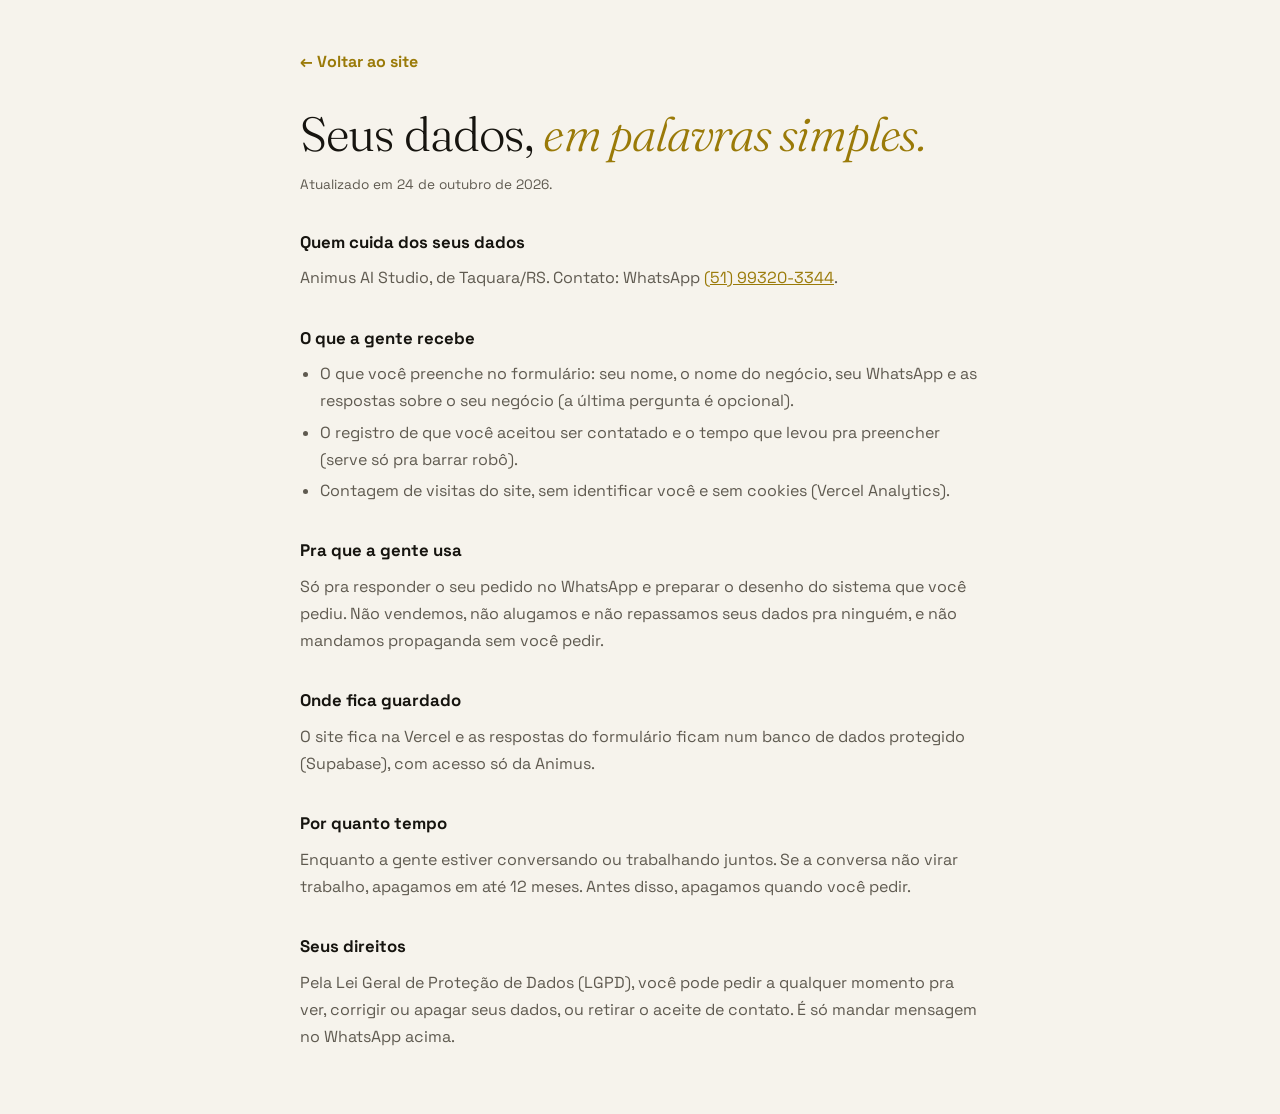
<file: privacidade.html>
<!doctype html>
<html lang="pt-BR">
<head>
<meta charset="utf-8">
<meta name="viewport" content="width=device-width, initial-scale=1">
<title>Privacidade — Animus AI Studio</title>
<meta name="description" content="Como a Animus AI Studio usa e protege os dados que você manda pelo site.">
<link rel="canonical" href="https://www.animusai.com.br/privacidade.html">
<link rel="icon" href="/assets/penguin_logo_icon.png">
<link rel="preconnect" href="https://fonts.googleapis.com">
<link rel="preconnect" href="https://fonts.gstatic.com" crossorigin>
<link href="https://fonts.googleapis.com/css2?family=Fraunces:ital,opsz,wght@0,9..144,300;1,9..144,300&family=Space+Grotesk:wght@400;700&display=swap" rel="stylesheet" media="print" onload="this.media='all'">
<style>
  :root { --fundo: #f6f3ec; --tinta: #16140f; --suave: #5f5a50; --ouro: #9a7a08; --ouro-vivo: #b8960c; }
  @media (prefers-color-scheme: dark) { :root { --fundo: #0b0a08; --tinta: #efe9dc; --suave: #a8a194; --ouro: #d4b23a; --ouro-vivo: #e0c050; } }
  * { box-sizing: border-box; margin: 0; padding: 0; }
  body { background: var(--fundo); color: var(--tinta); font: 400 1rem/1.7 "Space Grotesk", system-ui, sans-serif; padding: 40px 16px 64px; }
  main { max-width: 680px; margin: 0 auto; }
  .voltar { display: inline-flex; align-items: center; min-height: 44px; color: var(--ouro); font-weight: 700; text-decoration: none; margin-bottom: 24px; }
  h1 { font: 300 clamp(2rem, 7vw, 3rem)/1.1 "Fraunces", Georgia, serif; letter-spacing: -.02em; margin-bottom: 12px; }
  h1 em { color: var(--ouro); }
  h2 { font-size: 1.05rem; margin: 32px 0 8px; }
  p, li { color: var(--suave); }
  ul { padding-left: 20px; }
  li + li { margin-top: 4px; }
  a { color: var(--ouro); }
  a:focus-visible { outline: 3px solid var(--ouro-vivo); outline-offset: 3px; border-radius: 4px; }
  .data { font-size: .85rem; }
</style>
</head>
<body>
<main>
  <a class="voltar" href="/">← Voltar ao site</a>
  <h1>Seus dados, <em>em palavras simples.</em></h1>
  <p class="data">Atualizado em 24 de outubro de 2026.</p>

  <h2>Quem cuida dos seus dados</h2>
  <p>Animus AI Studio, de Taquara/RS. Contato: WhatsApp <a href="https://wa.me/5551993203344">(51) 99320-3344</a>.</p>

  <h2>O que a gente recebe</h2>
  <ul>
    <li>O que você preenche no formulário: seu nome, o nome do negócio, seu WhatsApp e as respostas sobre o seu negócio (a última pergunta é opcional).</li>
    <li>O registro de que você aceitou ser contatado e o tempo que levou pra preencher (serve só pra barrar robô).</li>
    <li>Contagem de visitas do site, sem identificar você e sem cookies (Vercel Analytics).</li>
  </ul>

  <h2>Pra que a gente usa</h2>
  <p>Só pra responder o seu pedido no WhatsApp e preparar o desenho do sistema que você pediu. Não vendemos, não alugamos e não repassamos seus dados pra ninguém, e não mandamos propaganda sem você pedir.</p>

  <h2>Onde fica guardado</h2>
  <p>O site fica na Vercel e as respostas do formulário ficam num banco de dados protegido (Supabase), com acesso só da Animus.</p>

  <h2>Por quanto tempo</h2>
  <p>Enquanto a gente estiver conversando ou trabalhando juntos. Se a conversa não virar trabalho, apagamos em até 12 meses. Antes disso, apagamos quando você pedir.</p>

  <h2>Seus direitos</h2>
  <p>Pela Lei Geral de Proteção de Dados (LGPD), você pode pedir a qualquer momento pra ver, corrigir ou apagar seus dados, ou retirar o aceite de contato. É só mandar mensagem no WhatsApp acima.</p>
</main>
</body>
</html>
</file>
